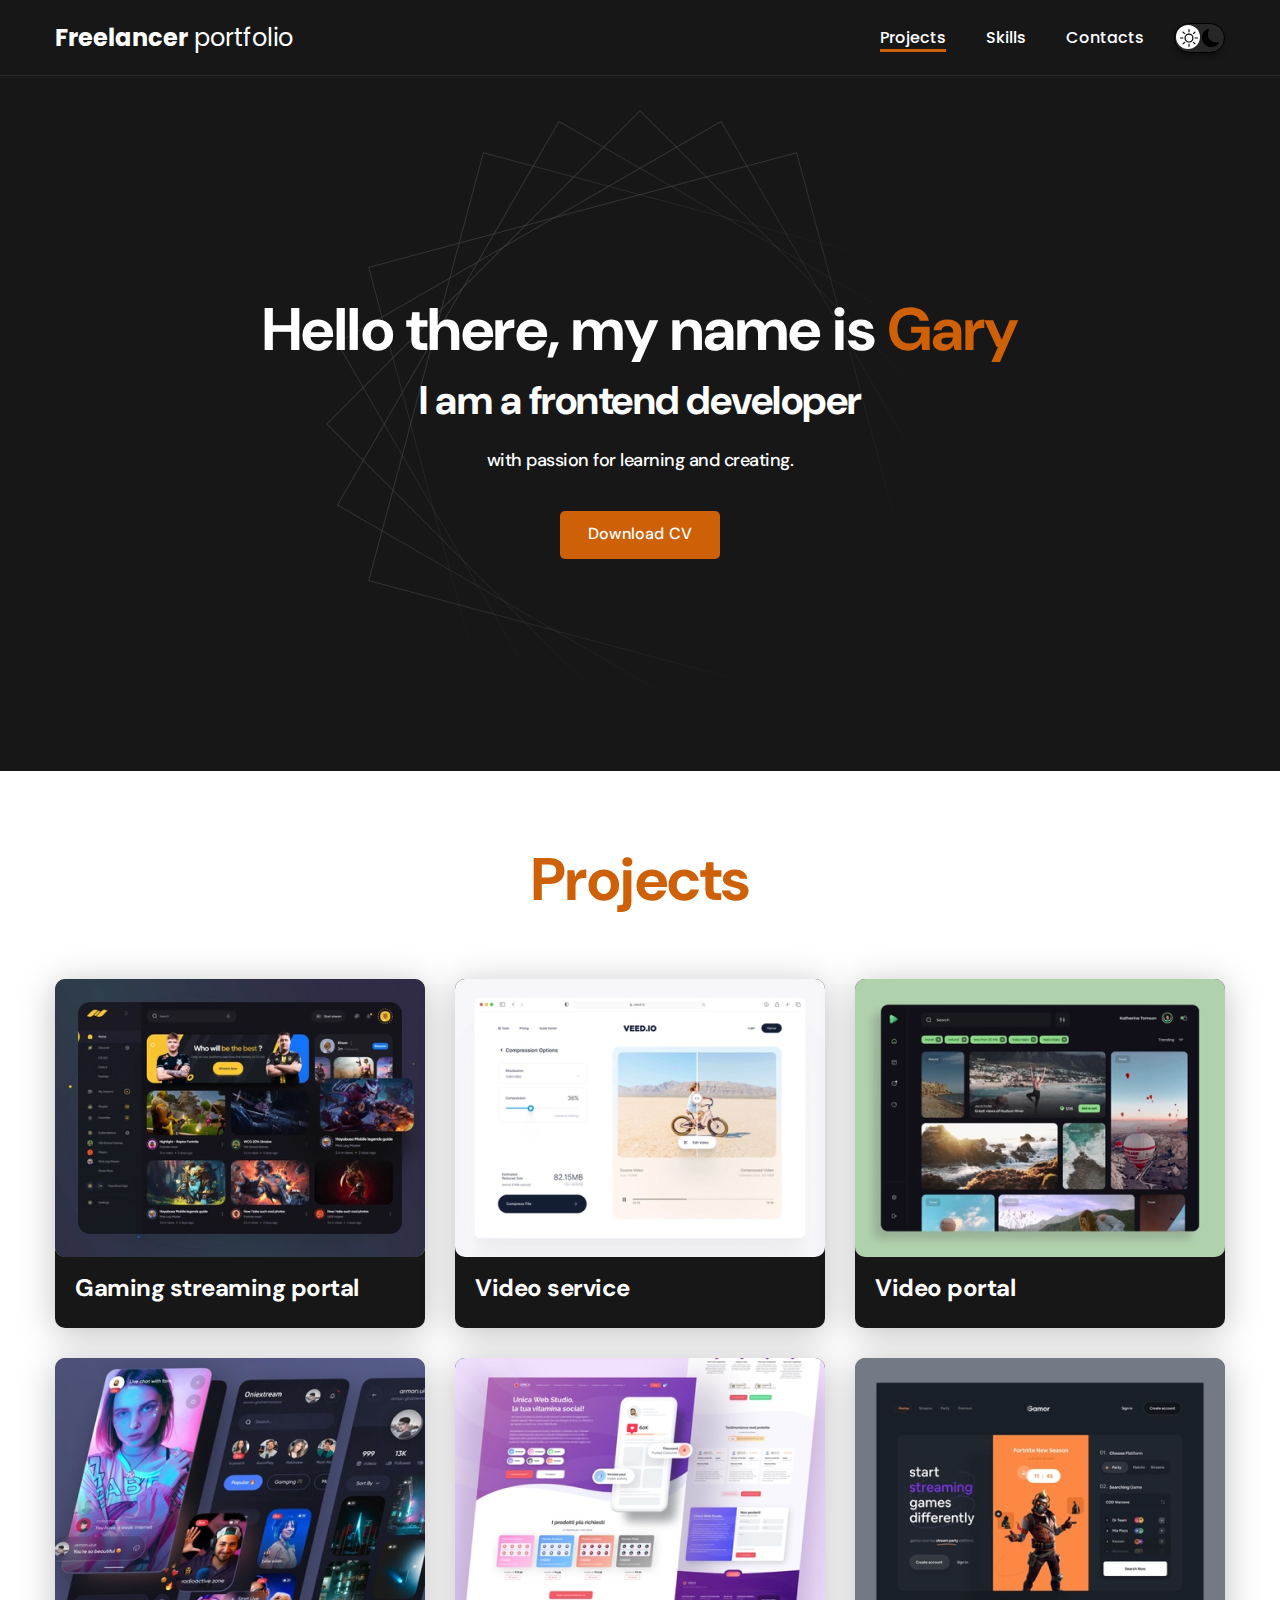
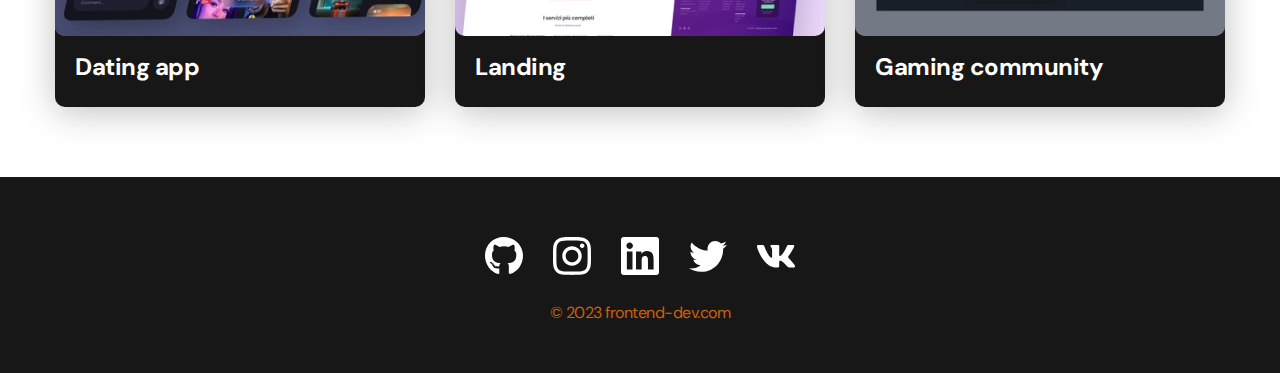
<file: index.html>
<!DOCTYPE html>
<html lang="en">
<head>
  <meta charset="UTF-8">
  <meta name="viewport" content="width=device-width, initial-scale=1.0">
  <title>Freelance portfolio</title>
  <link rel ="stylesheet" href ="./css/main.css">
</head>
<body>
  <nav class ="nav">
    <div class="container">
      <div class="nav-row">
        <a href ="./index.html" class="logo"><strong>Freelancer</strong> portfolio </a>

        <button class="night-mode-btn">
          <img src="./img/icons/sun.svg" class="night-mode-btn__icon" alt="light-mode">
          <img src="./img/icons/sun_night.svg" class="night-mode-btn__icon" alt="dark-mode">
        </button>

        <ul class="nav-list">
            <li class="nav-list__item"><a href ="./index.html" class ="nav-list__link nav-list__link--active">Projects</a></li>
            <li class="nav-list__item"><a href ="./skills.html" class ="nav-list__link">Skills</a></li>
            <li class="nav-list__item"><a href ="./contacts.html" class ="nav-list__link">Contacts</a></li>
        </ul>

      </div>
    </div>
  </nav>

  <header class ="header">
      <div class="header__wrapper">
        <h1 class="header__title">
          <strong>Hello there, my name is <em>Gary</em></strong> <br> 
          I am a frontend developer
        </h1>
          <div class="header__text">
            <p>
              with passion for learning and creating.
            </p>
          </div>
          <a href="#!" class="btn">Download CV</a>
      </div>
    
  </header>
  
  <main class ="section">
    <div class="container">
      <h2 class="title-1"> Projects</h2>
      <ul class="projects">
        <li class="project">
          <a href="./project-page.html" class="link">
            <img src="./img/projects/01.jpg" alt="project img" class ="project__img">
            <h3 class ="project_title"> Gaming streaming portal </h3>
          </a>
        </li>
        <li class="project">
          <a href="./project-page.html" class="link">
            <img src="./img/projects/02.jpg" alt="project img" class ="project__img">
            <h3 class ="project_title"> Video service </h3>
          </a>
        </li>
        <li class="project">
          <a href="./project-page.html" class="link">
            <img src="./img/projects/03.jpg" alt="project img" class ="project__img">
            <h3 class ="project_title"> Video portal </h3>
          </a>
        </li>
        <li class="project">
          <a href="./project-page.html" class="link">
            <img src="./img/projects/04.jpg" alt="project img" class ="project__img">
            <h3 class ="project_title"> Dating app</h3>
          </a>
        </li>
        <li class="project"><a href="./project-page.html" class="link">
          <img src="./img/projects/05.jpg" alt="project img" class ="project__img">
          <h3 class ="project_title"> Landing</h3>
        </a>
        </li>
        <li class="project">
          <a href="./project-page.html" class="link">
            <img src="./img/projects/06.jpg" alt="project img" class ="project__img">
            <h3 class ="project_title"> Gaming community</h3>
        </a>
        </li>
      </ul>
    </div>

  </main>

  <footer class ="footer">
    <div class="container">
      <div class="footer__wrapper">
        <ul class="social">
          <li class="social__item"><a href="#!"><img src="./img/icons/gitHub.svg" alt="link"></a></li>
          <li class="social__item"><a href="#!"><img src="./img/icons/instagram.svg" alt="link"></a></li>
          <li class="social__item"><a href="#!"><img src="./img/icons/linkedIn.svg" alt="link"></a></li>
          <li class="social__item"><a href="#!"><img src="./img/icons/twitter.svg" alt="link"></a></li>
          <li class="social__item"><a href="#!"><img src="./img/icons/vk.svg" alt="link"></a></li>
        </ul>
        <div class="copyright">© 2023 frontend-dev.com</div>
      </div>
    </div>
      
  </footer>
  <script src="./js/index.js"></script>
</body>
</html>
</file>
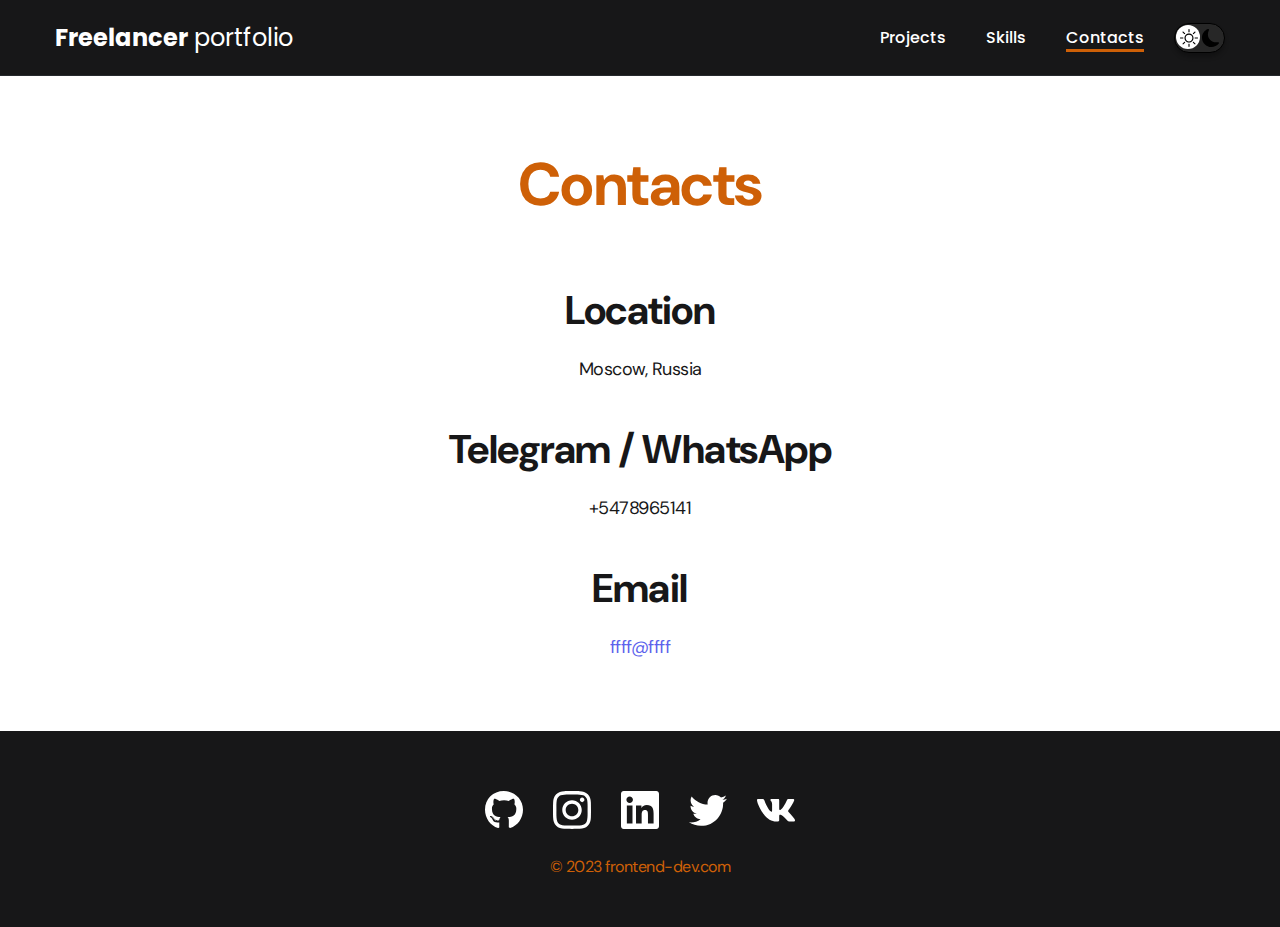
<file: contacts.html>
<!DOCTYPE html>
<html lang="en">
<head>
  <meta charset="UTF-8">
  <meta name="viewport" content="width=device-width, initial-scale=1.0">
  <title>Freelance portfolio</title>
  <link rel ="stylesheet" href ="./css/main.css">
</head>
<body>

  <nav class ="nav">
    <div class="container">
      <div class="nav-row">
        <a href ="./index.html" class="logo"><strong>Freelancer</strong> portfolio </a>
        <button class="night-mode-btn">
          <img src="./img/icons/sun.svg" class="night-mode-btn__icon" alt="light-mode">
          <img src="./img/icons/sun_night.svg" class="night-mode-btn__icon" alt="dark-mode">
        </button>
        <ul class="nav-list">
            <li class="nav-list__item"><a href ="./index.html" class ="nav-list__link">Projects</a></li>
            <li class="nav-list__item"><a href ="./skills.html" class ="nav-list__link">Skills</a></li>
            <li class="nav-list__item"><a href ="./contacts.html" class ="nav-list__link nav-list__link--active">Contacts</a></li>
        </ul>
      </div>
    </div>
  </nav>

  <main class ="section">
    <div class="container">
        <h1 class="title-1"> Contacts </h1>
        <ul class="content-list">
          <li class="content-list__item">
            <h2 class="title-2">Location</h2>
            <p>Moscow, Russia</p>
          </li>
          <li class="content-list__item">
            <h2 class="title-2">Telegram / WhatsApp</h2>
            <p><a href ="tel:+5478965141"></a>+5478965141</p>
        </li>
        <li class="content-list__item">
          <h2 class="title-2">Email</h2>
          <a href ="mailto:ffff@ffff"">ffff@ffff</a>
        </li>
        </ul>
    </div>
  </main>

  <footer class ="footer">
    <div class="container">
      <div class="footer__wrapper">
        <ul class="social">
          <li class="social__item"><a href="#!"><img src="./img/icons/gitHub.svg" alt="link"></a></li>
          <li class="social__item"><a href="#!"><img src="./img/icons/instagram.svg" alt="link"></a></li>
          <li class="social__item"><a href="#!"><img src="./img/icons/linkedIn.svg" alt="link"></a></li>
          <li class="social__item"><a href="#!"><img src="./img/icons/twitter.svg" alt="link"></a></li>
          <li class="social__item"><a href="#!"><img src="./img/icons/vk.svg" alt="link"></a></li>
        </ul>
        <div class="copyright">© 2023 frontend-dev.com</div>
      </div>
    </div>
      
  </footer>
  <script src="./js/index.js"></script>

</body>
</html>

<!-- <main class ="section">
  <div class="container">
    <div class="skills-details">
      <h1 class="title-1"> Skills </h1>
        <h2 class="title-2">Frontend</h2>
        <p class = "skills-desc">JavaScript, TypeScript, ReactJS, Angular, Redux, HTML, CSS, NPM, BootStrap, MaterialUI, Yarn, TailwindCSS, StyledComponents</p>
      <h2 class="title-2">Backend</h2>
      <p class = "skills-desc">NodeJS, MySQL, MongoDB, PHP, Laravel</p>
    </div>
  </div>
</main> -->
</file>
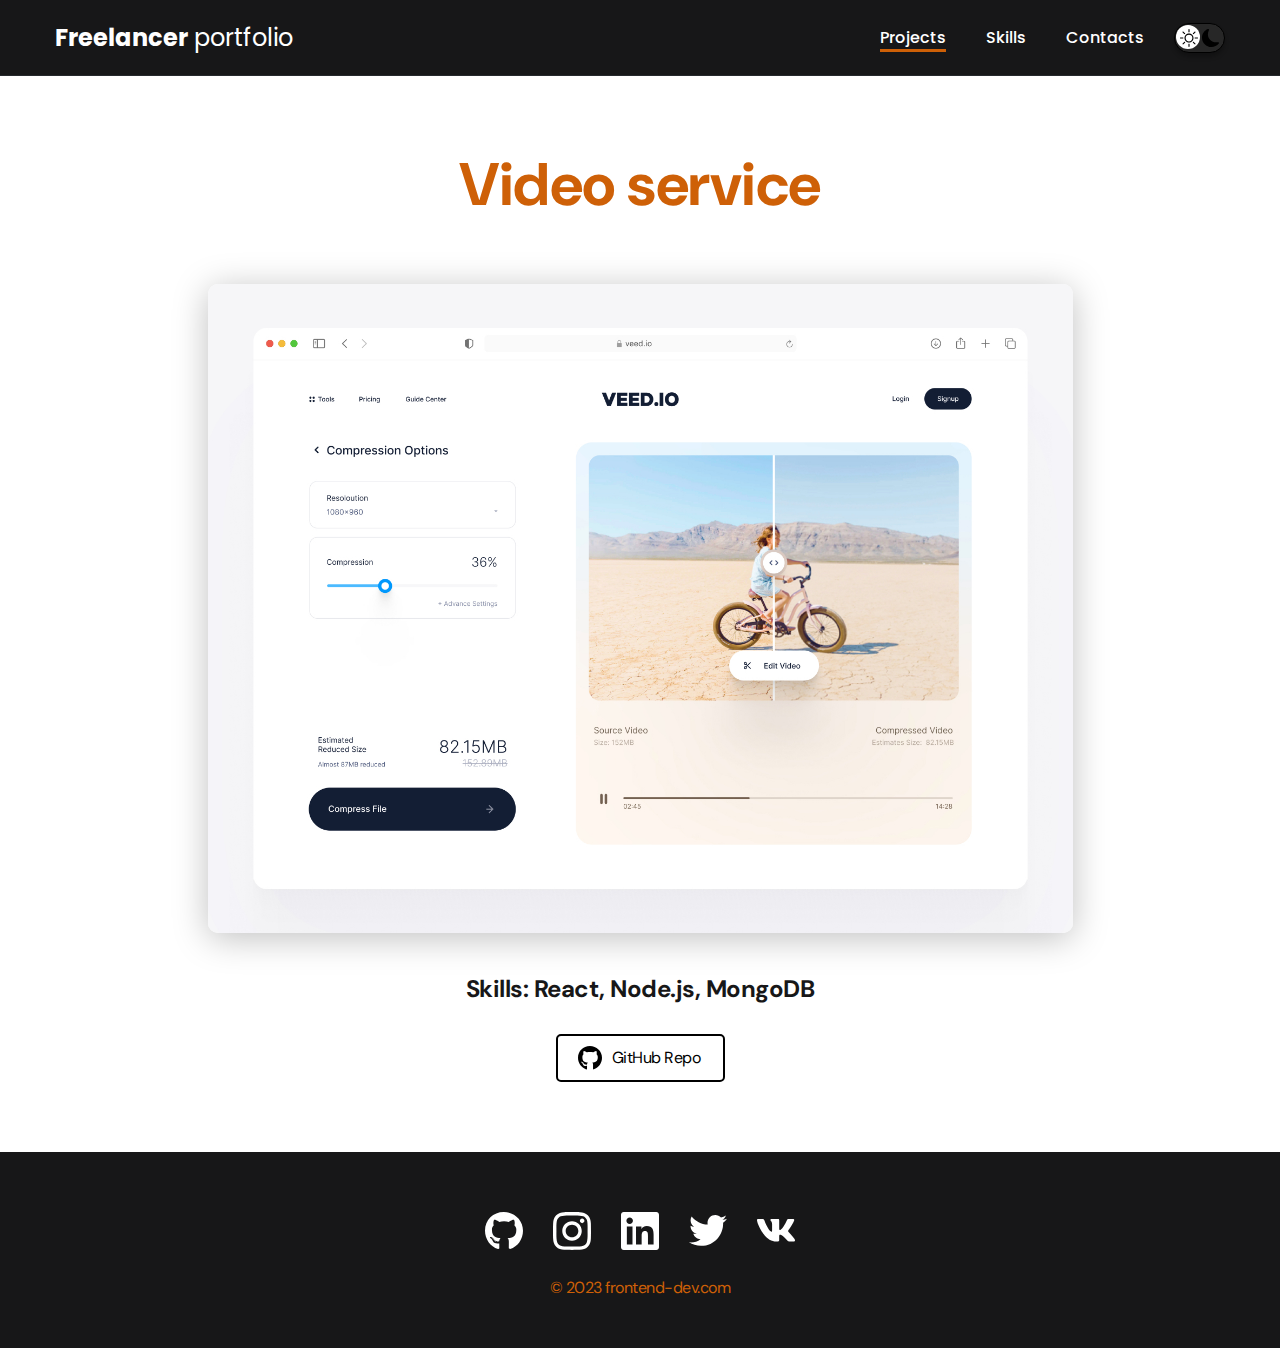
<file: project-page.html>
<!DOCTYPE html>
<html lang="en">
<head>
  <meta charset="UTF-8">
  <meta name="viewport" content="width=device-width, initial-scale=1.0">
  <title>Freelance portfolio</title>
  <link rel ="stylesheet" href ="./css/main.css">
</head>
<body>

  <nav class ="nav">
    <div class="container">
      <div class="nav-row">
        <a href ="./index.html" class="logo"><strong>Freelancer</strong> portfolio </a>
        <button class="night-mode-btn">
          <img src="./img/icons/sun.svg" class="night-mode-btn__icon" alt="light-mode">
          <img src="./img/icons/sun_night.svg" class="night-mode-btn__icon" alt="dark-mode">
        </button>
        <ul class="nav-list">
            <li class="nav-list__item"><a href ="./index.html" class ="nav-list__link nav-list__link--active">Projects</a></li>
            <li class="nav-list__item"><a href ="./skills.html" class ="nav-list__link">Skills</a></li>
            <li class="nav-list__item"><a href ="./contacts.html" class ="nav-list__link">Contacts</a></li>
        </ul>
      </div>
    </div>
  </nav>

  <main class ="section">
    <div class="container">
      <div class="project-details">
        <h1 class="title-1"> Video service</h1>
        <img src="./img/bigprojects/02-big.jpg" alt="" class="project-details__cover">
      <div class="project-details__description">
        <p> Skills: React, Node.js, MongoDB</p>
      </div>
      <a href="#!" class="btn-outline">
        <img src ="./img/icons/github-black.svg" alt="github" class="github-icon">
        GitHub Repo
      </a>

      </div>
    </div>
  </main>

  <footer class ="footer">
    <div class="container">
      <div class="footer__wrapper">
        <ul class="social">
          <li class="social__item"><a href="#!"><img src="./img/icons/gitHub.svg" alt="link"></a></li>
          <li class="social__item"><a href="#!"><img src="./img/icons/instagram.svg" alt="link"></a></li>
          <li class="social__item"><a href="#!"><img src="./img/icons/linkedIn.svg" alt="link"></a></li>
          <li class="social__item"><a href="#!"><img src="./img/icons/twitter.svg" alt="link"></a></li>
          <li class="social__item"><a href="#!"><img src="./img/icons/vk.svg" alt="link"></a></li>
        </ul>
        <div class="copyright">© 2023 frontend-dev.com</div>
      </div>
    </div>
      
  </footer>
  <script src="./js/index.js"></script>

</body>
</html>
</file>
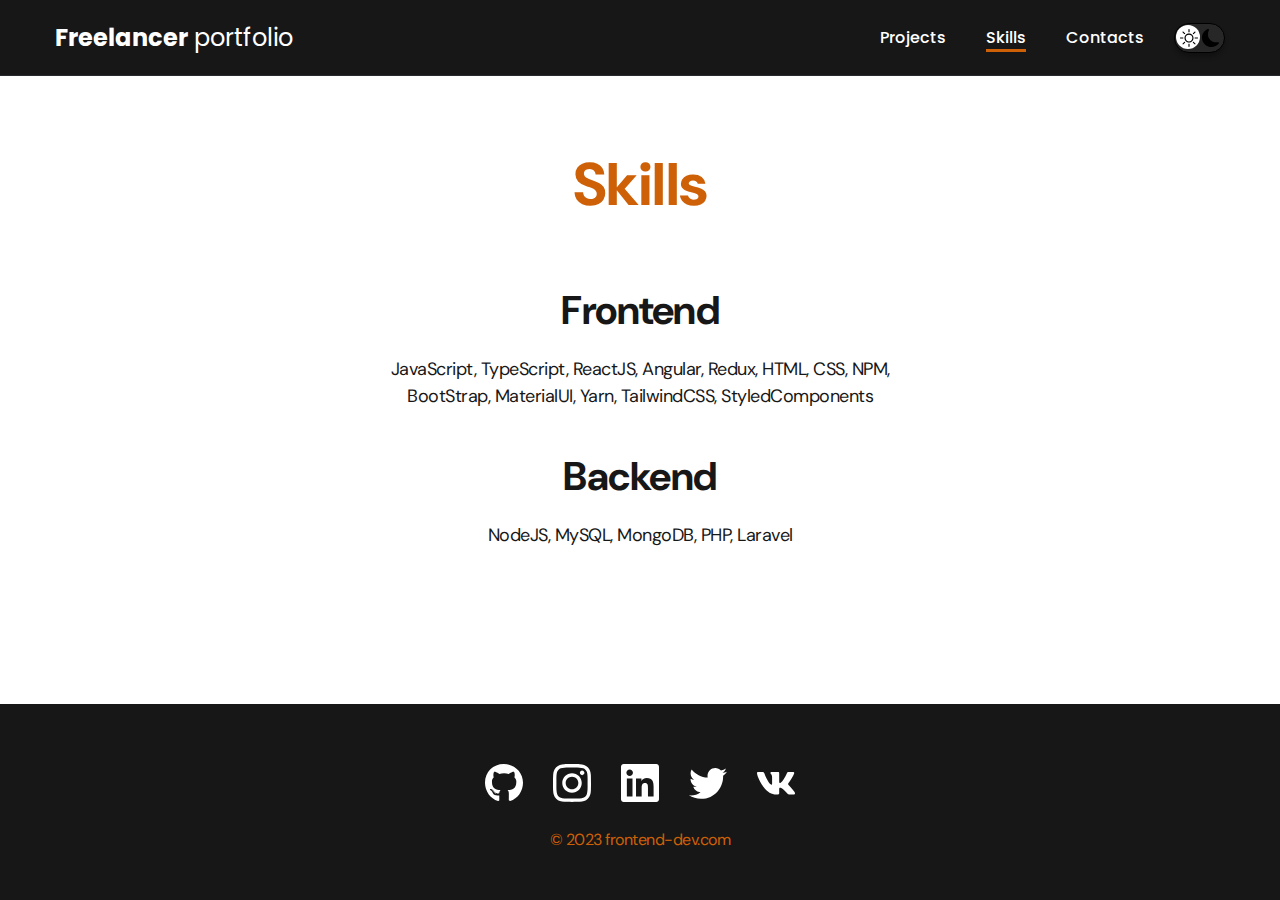
<file: skills.html>
<!DOCTYPE html>
<html lang="en">
<head>
  <meta charset="UTF-8">
  <meta name="viewport" content="width=device-width, initial-scale=1.0">
  <title>Freelance portfolio</title>
  <link rel ="stylesheet" href ="./css/main.css">
</head>
<body>

  <nav class ="nav">
    <div class="container">
      <div class="nav-row">
        <a href ="./index.html" class="logo"><strong>Freelancer</strong> portfolio </a>
        <button class="night-mode-btn">
          <img src="./img/icons/sun.svg" class="night-mode-btn__icon" alt="light-mode">
          <img src="./img/icons/sun_night.svg" class="night-mode-btn__icon" alt="dark-mode">
        </button>
        <ul class="nav-list">
            <li class="nav-list__item"><a href ="./index.html" class ="nav-list__link ">Projects</a></li>
            <li class="nav-list__item"><a href ="./skills.html" class ="nav-list__link nav-list__link--active">Skills</a></li>
            <li class="nav-list__item"><a href ="./contacts.html" class ="nav-list__link">Contacts</a></li>
        </ul>
      </div>
    </div>
  </nav>

  <main class ="section">
    <div class="container">
        <h1 class="title-1"> Skills </h1>
        <ul class="content-list">
          <li class="content-list__item">
            <h2 class="title-2">Frontend</h2>
            <p class = "skills-desc">JavaScript, TypeScript, ReactJS, Angular, Redux, HTML, CSS, NPM, BootStrap, MaterialUI, Yarn, TailwindCSS, StyledComponents</p>
          </li>
          <li class="content-list__item">
            <h2 class="title-2">Backend</h2>
            <p class = "skills-desc">NodeJS, MySQL, MongoDB, PHP, Laravel</p>
        </li>
        
        </ul>
          
      
    </div>
  </main>

  <footer class ="footer">
    <div class="container">
      <div class="footer__wrapper">
        <ul class="social">
          <li class="social__item"><a href="#!"><img src="./img/icons/gitHub.svg" alt="link"></a></li>
          <li class="social__item"><a href="#!"><img src="./img/icons/instagram.svg" alt="link"></a></li>
          <li class="social__item"><a href="#!"><img src="./img/icons/linkedIn.svg" alt="link"></a></li>
          <li class="social__item"><a href="#!"><img src="./img/icons/twitter.svg" alt="link"></a></li>
          <li class="social__item"><a href="#!"><img src="./img/icons/vk.svg" alt="link"></a></li>
        </ul>
        <div class="copyright">© 2023 frontend-dev.com</div>
      </div>
    </div>
      
  </footer>
  <script src="./js/index.js"></script>

</body>
</html>

<!-- <main class ="section">
  <div class="container">
    <div class="skills-details">
      <h1 class="title-1"> Skills </h1>
        <h2 class="title-2">Frontend</h2>
        <p class = "skills-desc">JavaScript, TypeScript, ReactJS, Angular, Redux, HTML, CSS, NPM, BootStrap, MaterialUI, Yarn, TailwindCSS, StyledComponents</p>
      <h2 class="title-2">Backend</h2>
      <p class = "skills-desc">NodeJS, MySQL, MongoDB, PHP, Laravel</p>
    </div>
  </div>
</main> -->
</file>
<file: css/main.css>
@import url('./reset.css');
/* fonts */
@import url('https://fonts.googleapis.com/css2?family=DM+Sans:opsz,wght@9..40,400;9..40,500;9..40,700&family=Luckiest+Guy&family=Poppins:wght@400;500;700&display=swap');

/* 
font-family: 'DM Sans', sans-serif;
font-family: 'Luckiest Guy', cursive;
font-family: 'Poppins', sans-serif; 
*/

/* общие классы */
/* *{
  border: 1px solid red
} */

/* корневые переменные */
:root{
  --blackMode: #131313;
  --black0:#000;
  --black: #171718;
  --black-border:  #26292D;
  --white: #fff;
  --purple: #5C62EC;
  --orange:rgb(206, 96, 7);
  --text-color:var(--black);

  --dark-bg: var(--black);
  --dark-border: var(--black-border);
  --header-text: var(--white);
  --accent: var(--purple);
  --secondary-accent:var(--orange);

  --night-mode: #272727;

  /* light mode */
  --page-bg:var(--white);
  --text-color:var(--black);

  --project-card-bg: var(--black);
  --project-text-bg:var(--white);

}

/* night mode */
.night{
  --page-bg:var(--blackMode);
  --text-color:var(--white);
}


html, body {
display: flex;
flex-direction: column;

font-family: 'DM Sans', sans-serif;
letter-spacing: -0.5px;
min-height: 100vh;

/* color mode */
background-color: var(--page-bg);
color: var(--text-color);
}

/* general */
.container{
  margin: 0 auto;
  max-width: 1200px;
  padding: 0 15px;
}

.section{
  padding: 70px 0;
}

.title-1{
  margin-bottom: 60px;
  font-size: 60px;
  font-weight: 700;
  line-height: 1.3;
  color: var(--secondary-accent);
  text-align: center;
}

.title-2{
  margin-bottom:20px;
  
  font-size: 40px;
  font-weight: 700;
  line-height: 1.3;
}


/* отдельные классы */
/* NAVIGATION */

.nav{
    background-color: var(--dark-bg);
    color: var(--white);
    padding: 20px 0;
    letter-spacing: normal;
    border-bottom: 1px solid var(--black-border);
}

.nav-row{
  display: flex;
  justify-content: flex-end;
  align-items: center;
  column-gap: 30px;
  row-gap:20px;
  flex-wrap:wrap
}


/* .navigation{
  display: flex;
  justify-content: space-between;
} */

.logo{
  margin-right: auto;
  color: var(--header-text);
  font-size: 24px;
  font-family: 'Poppins', sans-serif; 

}

.logo strong{
  font-weight: 700;
}

.nav-list{
  display:flex; 
  flex-wrap: wrap;
  row-gap: 10px;
  align-items: center; 
  column-gap:40px;
  font-size: 16px;
  font-weight: 500;
  font-family: 'Poppins', sans-serif;
  
}

.nav-list__link{
color:var(--white);
transition: opacity 0.2s ease-in;
}
.nav-list__link:hover{
  opacity: 0.8;
  color:var(--secondary-accent);
}

.nav-list__link--active{
  position: relative;
}

.nav-list__link--active::before{
  content:"";
  position: absolute;
  left:0;
  top: 100%;
  display: block;
  height:3px;
  width: 100%;
  background-color: var(--secondary-accent) ;
}

/* dark-ligth mode */
.night-mode-btn{
  order:9;

  position: relative;
  display: flex;
  justify-content: space-between;
  width: 51px;
  height: 30px;
  padding:5px;

  background-color: var(--night-mode);
  
  border-radius: 50px;
  border: 1px solid #000;
  box-shadow: 0px 4px 4px 0px rgba(0, 0, 0, 0.25);

}
.night-mode-btn::before{
  position: absolute;
  top:1px;
  left:1px;
  content:"";
  display: block;
  width: 24px;
  height: 24px;
  border-radius: 50%;
  background-color: var(--white);

  transition:left 0.2s ease-in;
}

.night-mode-btn--active::before{
  left: 26px;
  

}
.night-mode-btn__icon{
  position:relative;
  z-index: 9;
}

/* HEADER */

.header{
  padding:40px 0;
  min-height: 695px;
  background-color: var(--dark-bg);
  background-image: url("./../img/header.png");
  background-repeat: no-repeat;
  background-size: auto;
  background-position: center center;

  color:var(--header-text);

  display: flex;
  justify-content: center;
  align-items: center;
  text-align: center;
}

.header__wrapper{
  max-width: 790px;
  padding: 0 15px;
  
}

.header__title{
  font-size: 40px;
  font-weight: 700;
  line-height: 1.4;
  margin-bottom: 20px;
}

.header__title strong{
  font-size: 60px;
  font-weight: 700;
}
.header__title em{
  font-style: normal;
  color: var(--secondary-accent);
}
.header__text{
  margin-bottom: 40px;
font-size: 18px;
font-weight: 500;
line-height: 1.333;
}

.header__text p + p{
  margin-top: 0.5em;
}

/* button */
.btn{
  display: inline-block;
  height:48px;
  padding:12px 28px;
  border-radius: 5px;
  background-color: var(--secondary-accent);
  color:var(--white);
  letter-spacing: 0.15px;
  font-size: 16px;
  font-weight: 500;

  transition: opacity 0.2s ease-in;
}

.btn:hover{
  opacity: 0.8;
}

.btn:active{
  position: relative;
  top:1px;
}
/* button outline */

.btn-outline{
  border-radius: 5px;
  border: 2px solid #000;
  background-color: var(--white);
  color:var(--black0);
  padding: 12px 20px;
  width: 169px;
  height: 48px;

  display: flex;
  column-gap:10px;
  align-items: center;

  transition: opacity 0.2s ease-in ;
}

.btn-outline:hover{
  opacity: 0.8;
}

.btn-outline:active{
  position:relative;
  top:1px;
  background-color: var(--secondary-accent);
  opacity: 0.5;
}


/* main projects */

.projects{
  display: flex;
  justify-content: center;
  flex-wrap:wrap;
  gap: 30px;
}

.project{
  max-width: 370px;
  background-color: var(--project-card-bg);
  box-shadow: 0px 5px 35px 0px rgba(0, 0, 0, 0.25);
  border-radius: 10px;
}
.project:hover{
  background-color: #777bf04b;
  transition: all 0.5s ease-out;
  
}

.project_title{
  padding:15px 20px 25px;
  color:var(--project-text-bg);
  font-size: 24px;
  font-style: normal;
  font-weight: 700;
  line-height: 1.3;
  transition: opacity 0.2s ease-in;
}

.project__img{
  border-radius: 10px;
}

.project_title:hover{
    opacity: 0.8;
    color:var(--secondary-accent);
    
}

  /* Project details */
.project-details{
  max-width: 865px;
  margin: 0 auto;

  display: flex;
  flex-direction: column;
  align-items: center;
  text-align: center;
}

.project-details__cover{
  max-width: 100%;
  margin-bottom: 40px;
  box-shadow: 0px 5px 35px 0px rgba(0, 0, 0, 0.25);
  border-radius: 10px;
}

.project-details__description{
  font-size: 24px;
  font-style: normal;
  font-weight: 700;
  line-height: 1.3; 
  margin-bottom: 30px;
}

/* skills */

.content-list{
  margin: 0 auto;
  max-width: 570px;
  display:flex;
  flex-direction: column;
  align-items: center;
  text-align: center;
  row-gap: 40px;
}
.content-list a{
  color: var(--accent)
}
.content-list__item{
  font-size: 18px;
  line-height: 1.5;
}
.content-list__item p + p{
  margin-top: 0.5em;

}

/* .skills-details{
  max-width: 865px;
  margin: 0 auto;

  display: flex;
  flex-direction: column;
  align-items: center;
  text-align: center;
} */

.skills-desc{
  /* max-width: 571px; */
  color: var(--text-color);
  text-align: center;
  font-size: 18px;
  font-weight: 400;
  line-height: 1.5; 
  letter-spacing: -0.5px;
}


/* .github-icon{
  margin: 12px auto 12.6px 20px;
} */

  /* footer */

.footer{
    background-color: var(--dark-bg);
    padding:60px 0 50px;
    color: var(--secondary-accent);
    margin-top: auto;

}

.footer__wrapper{
  display:flex;
  flex-direction: column;
  align-items: center;
  row-gap:27px;
}

.social{
  display: flex;
  column-gap:30px;
  align-items: center;
  

}

.copyright{
  font-size: 16px;
}
.copyright p+p{
  margin-top:0.5em;

}


/* mobile adaptive */

@media (max-width: 620px) {
  /* header */

  .header {
    min-height: unset;
  }
  .header__title {
    font-size: 40px;
  }
  .header__title  strong{
    font-size: 30px;
  }
  /* nav */

  .nav-row {
    justify-content: space-between;
  }

  .night-mode-btn {
    order:0;
  }

  /* general */

  .section {
    padding: 40px 0;
  }

  .title-1 {
    font-size:40px;
    margin-bottom: 30px;
  }

  .project_title { 
  font-size: 22px;
  }

  .footer {
    padding:40px 0 30px;
  }

  .social__item {
    width: 25px;
  }

  .social{
    column-gap: 20px;
  }

  .footer__wrapper {
    row-gap: 20px;
  }
  .title-2 {
    font-size: 30px;
    margin-bottom: 12px;
  }
  
  .skills-desc{
    font-size: 15px;
  }

  .project-details__description {
    font-size: 20px;
  }

}
</file>
